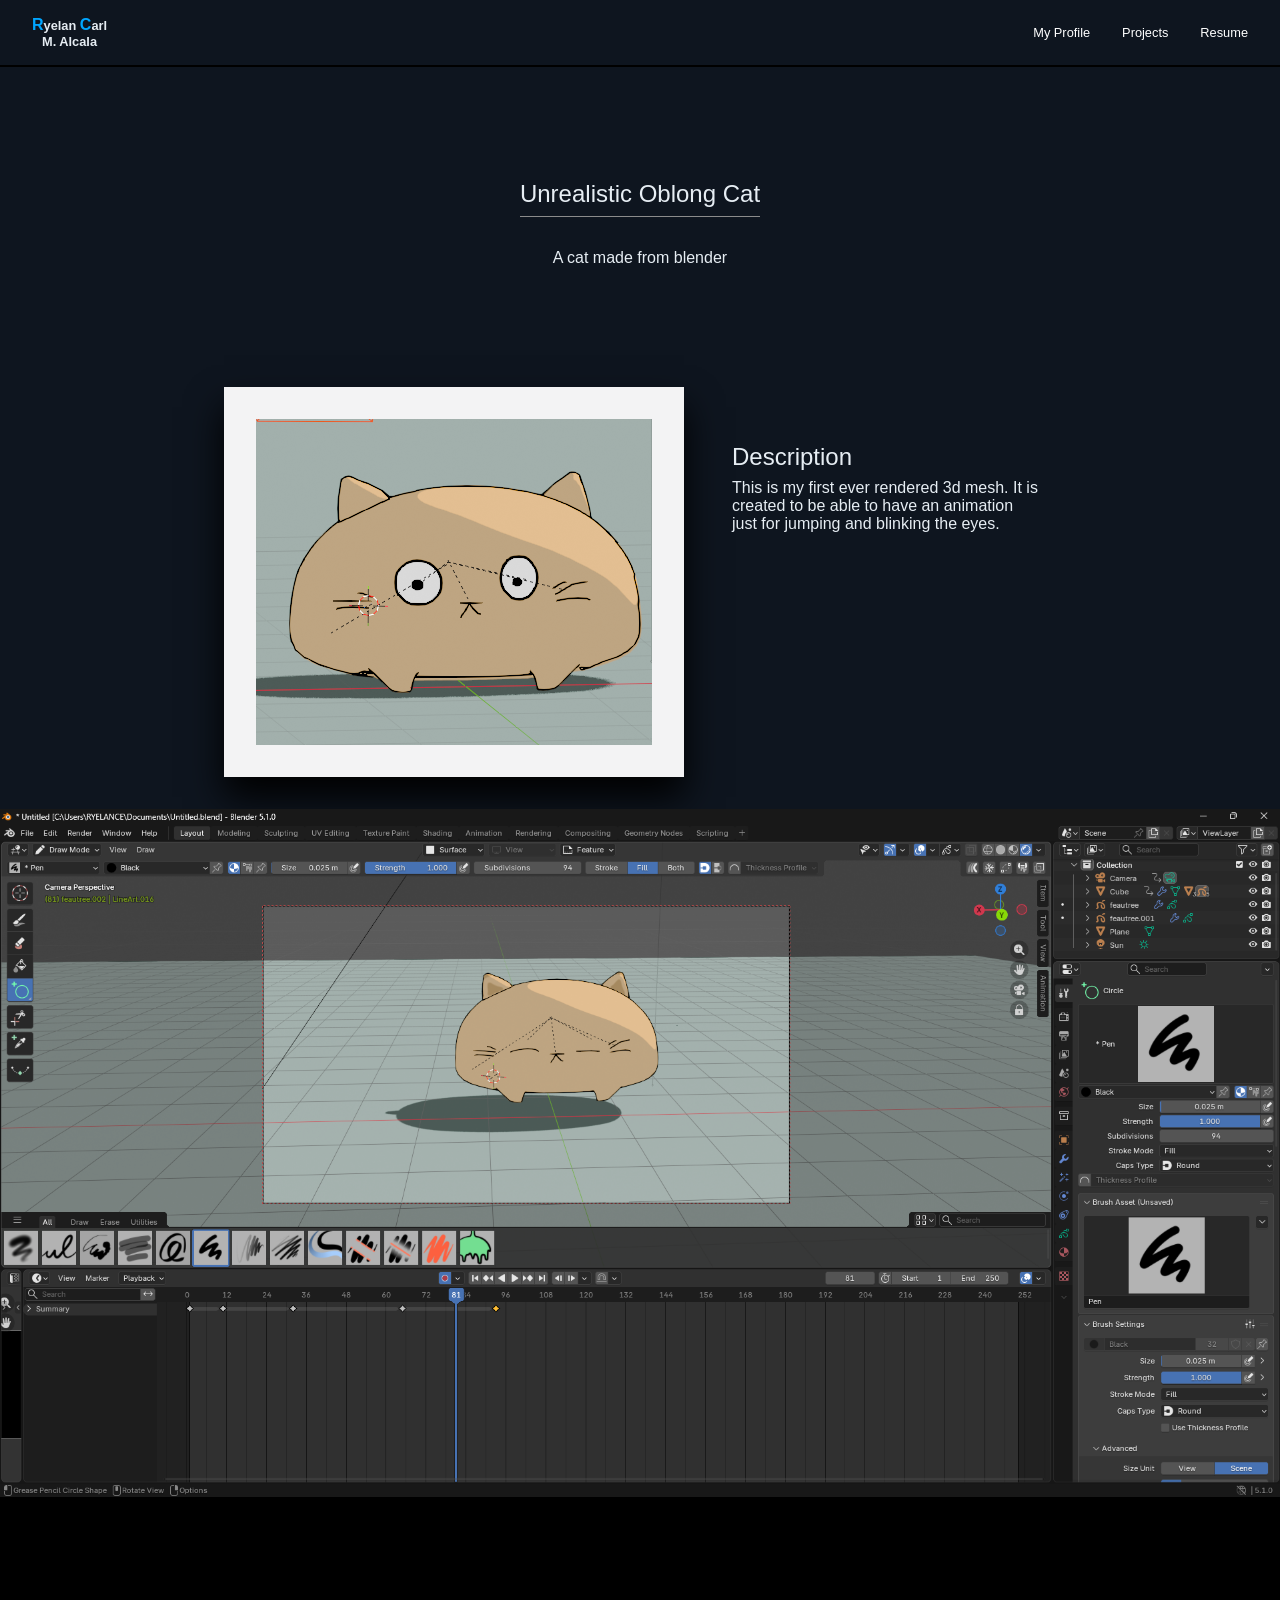
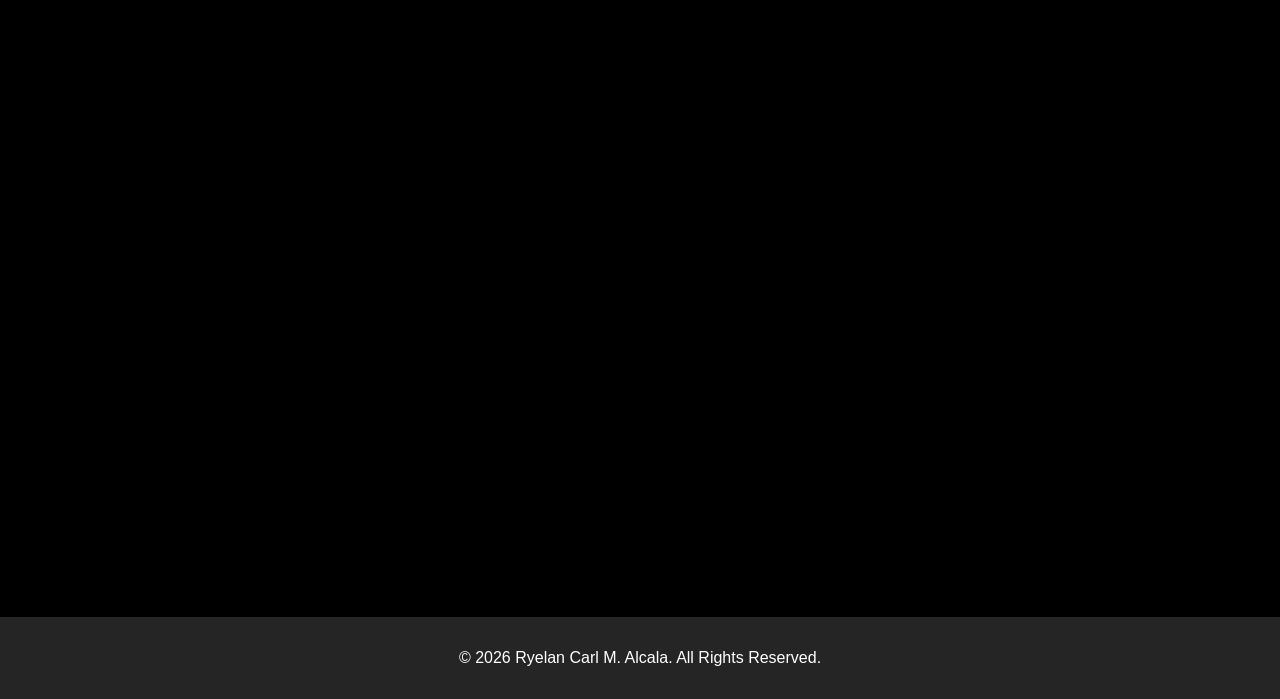
<file: firsrender.html>
<!DOCTYPE html>
<html lang="en">
<head>
    <link rel="icon" type="image/png" href="images/logo.png">
    <meta charset="UTF-8">
    <meta name="viewport" content="width=device-width, initial-scale=1.0">
    <title>My Portfolio</title>
    <link rel="stylesheet" href="style.css">
    <link href="https://fonts.googleapis.com/css2?family=Inter:wght@100;300;400;500;600;700&display=swap" rel="stylesheet">

    <style>
        h2,h1 {
        color: #e6edf3;      /* any color you like */
        font-weight: 250;     /* adjust size */
        }

        body {
            background: #0e151f;
            color: #e6edf3;
            font-family: Arial, sans-serif;
            margin: 0;
            padding: 0;
            font-weight: 250
        }
        .navbar {
            background: #0e151f;
            padding: 1rem 2rem;
            display: flex;
            justify-content: space-between;
            align-items: center;
            border-bottom: 2px solid #000000;
            position: fixed;
            top: 0;
            width: 100%;
            z-index: 100;
        }

        .navbar .name {
            color: #e6edf3;
            font-weight: bold;
            font-size: 0.8rem;
        }

        .name .top-name {
            text-align: center;  
        }

        .name .bottom-name {
            text-align: center;
            margin-bottom: 0;
        }
        .navbar .highlight {
            color: #00a6ff;
            font-size: 1rem;   /* make it slightly larger */
            font-weight: bold;
        }
        .nav-links {
            display: flex;
            gap: 2rem;
        }
        
    </style> 
</head>

<body>
    <nav class="navbar">
        <div class ="name">  
            <div class = "top-name">
                 <span class = "highlight">R</span>yelan  <span class = "highlight">C</span>arl
            </div>

            <div class = "bottom-name">
                M. Alcala
            </div>
        </div>

        <div class = "nav-links">
            <a href="index.html">My Profile</a>
            <a href="#projects">Projects</a>
            <a href="resume.html">Resume</a>
        </div>
    </nav>
    <!-- ============= Do not touch Navbar Above ============-->

    <div class = "tracker-title">
        <h2> Unrealistic Oblong Cat  </span> </h2>
        <hr>
        <p class = 'space'> A cat made from blender</p>
    
    </div>

    <div class = "info-container">
        <div class = "image-firstRender">
            <img src="images/firstRender_cat.png" alt="trck">
        </div>
        <div class = 'firstRender-info'>
            <h2> Description</h2>
            <p>This is my first ever rendered 3d mesh. It is created to be able to have an animation just for jumping and blinking the eyes.</p><br>            
        </div>
    </div>
    <img src="images/firstRender_blender.png" alt="blender">

    <div class="video-container">
        <iframe 
            src="https://www.youtube.com/embed/q3p3xmjTEd0" 
            title="YouTube video player" 
            frameborder="0" 
            allow="accelerometer; autoplay; clipboard-write; encrypted-media; gyroscope; picture-in-picture; web-share" 
            referrerpolicy="strict-origin-when-cross-origin" 
            allowfullscreen>
        </iframe>
    </div>

    
    <!-- ============= Do not touch footer below ============-->    
    <footer class="bottom-bar">    
        <p>© <span id="year"></span> Ryelan Carl M. Alcala. All Rights Reserved.</p>
        <script>document.getElementById('year').textContent = new Date().getFullYear();</script>
    </footer>
</body>

</html>
</file>
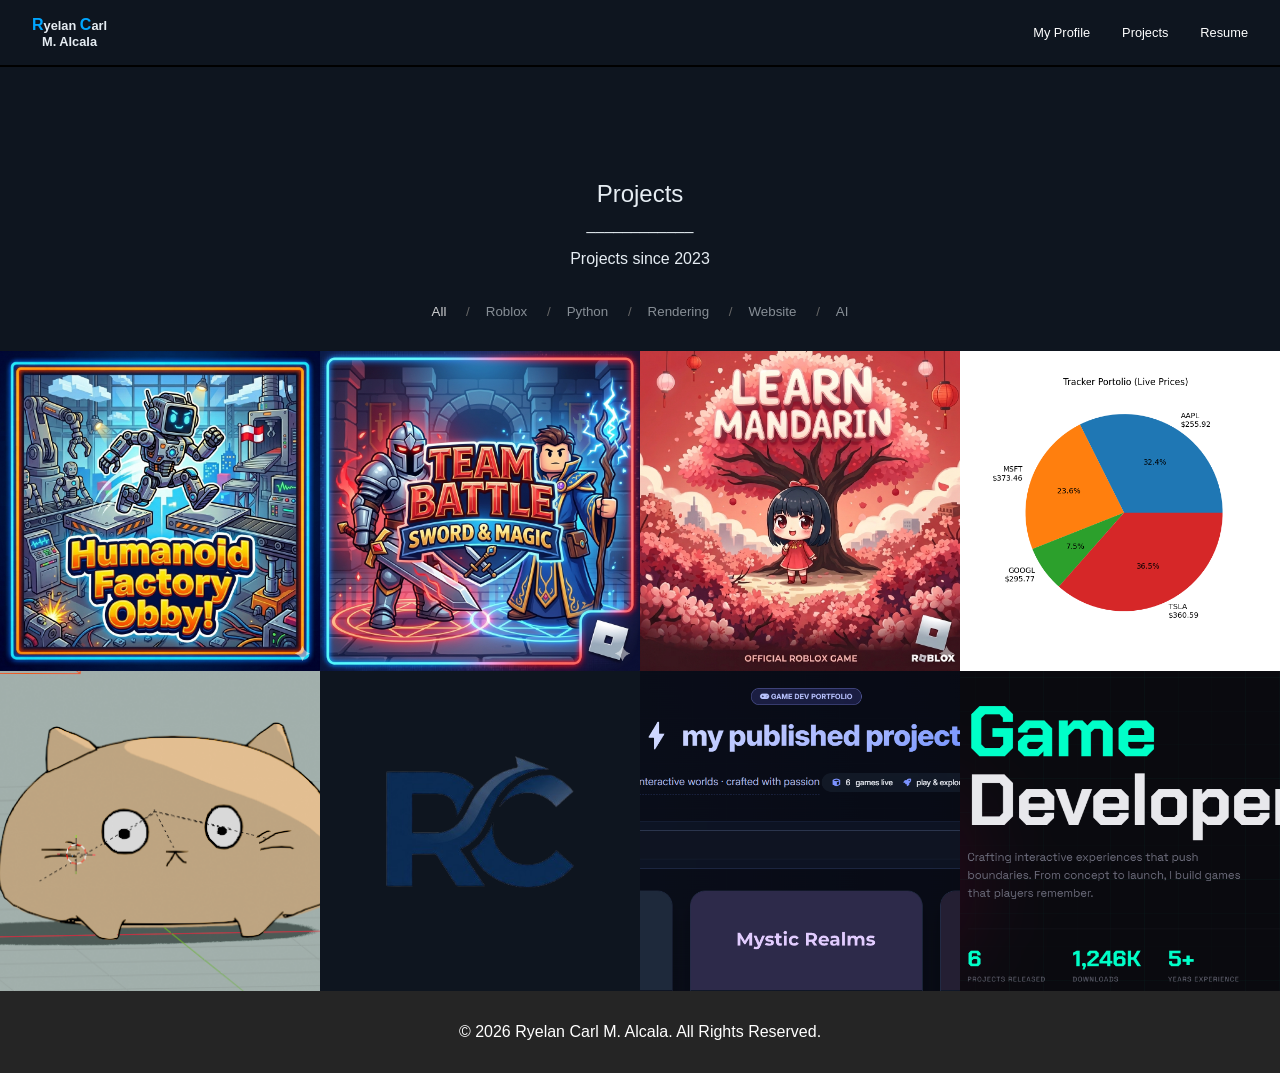
<file: project.html>
<!DOCTYPE html>
<html lang="en">
<head>
    <link rel="icon" type="image/png" href="images/logo.png">
    <meta charset="UTF-8">
    <meta name="viewport" content="width=device-width, initial-scale=1.0">
    <title>My Portfolio</title>
    <link rel="stylesheet" href="style.css">
    <link href="https://fonts.googleapis.com/css2?family=Inter:wght@100;300;400;500;600;700&display=swap" rel="stylesheet">

    <style>
        h2,h1 {
        color: #e6edf3;      /* any color you like */
        font-weight: 250;     /* adjust size */
        }

        body {
            background: #0e151f;
            color: #e6edf3;
            font-family: Arial, sans-serif;
            margin: 0;
            padding: 0;
            font-weight: 250
        }
        .navbar {
            background: #0e151f;
            padding: 1rem 2rem;
            display: flex;
            justify-content: space-between;
            align-items: center;
            border-bottom: 2px solid #000000;
            position: fixed;
            top: 0;
            width: 100%;
            z-index: 100;
        }

        .navbar .name {
            color: #e6edf3;
            font-weight: bold;
            font-size: 0.8rem;
        }

        .name .top-name {
            text-align: center;  
        }

        .name .bottom-name {
            text-align: center;
            margin-bottom: 0;
        }
        .navbar .highlight {
            color: #00a6ff;
            font-size: 1rem;   /* make it slightly larger */
            font-weight: bold;
        }
        .nav-links {
            display: flex;
            gap: 2rem;
        }
        
    </style> 
</head>

<body>
    <nav class="navbar">
        <div class ="name">  
            <div class = "top-name">
                 <span class = "highlight">R</span>yelan  <span class = "highlight">C</span>arl
            </div>

            <div class = "bottom-name">
                M. Alcala
            </div>
        </div>

        <div class = "nav-links">
            <a href="index.html">My Profile</a>
            <a href="#projects">Projects</a>
            <a href="resume.html">Resume</a>
        </div>
    </nav>
    <!-- ============= Do not touch Navbar Above ============-->

    <div class = "project-text">
        <h2> Projects   </h2>
        <p>____________</p>
        <p>   </p>
        <p class = "small-textPrj"> Projects since 2023 </p>
    </div>

    <div class = "filter-buttons">
        <button class="filter-btn active" data-filter="all">All </button>
        <button class="filter-btn" data-filter="roblox"> Roblox </button>
        <button class="filter-btn" data-filter="python"> Python </button>
        <button class="filter-btn" data-filter="rendering"> Rendering </button>
        <button class="filter-btn" data-filter="website"> Website </button>
        <button class="filter-btn" data-filter="ai"> AI </button>
    </div>

    <div class="gallery-grid" id="projectGrid">
    <!-- Example items – repeat for each project -->
        <div class="project-card" data-category="roblox">
            <a href="https://www.roblox.com/games/117382858026861/Humanoid-Factory-Obby" target="_blank">
                <img src="images/roblox_obby.png" alt="Roblox Game">
            </a>
            <h3>Humanoid Obby</h3>
        </div>
        <div class="project-card" data-category="roblox">
            <a href="https://www.roblox.com/games/74948806215137/TeamBattle" target="_blank">
                <img src="images/roblox_teambattle.png" alt="Roblox Game">
            </a>
            <h3>Team Battle</h3>
        </div>
        <div class="project-card" data-category="roblox">
            <a href="https://www.roblox.com/games/88642755475666/Learn-Mandarin" target="_blank">
                <img src="images/roblox_mandarin.png" alt="Roblox Game">
            </a>
            <h3>Learn Mandarin</h3>
        </div>


        <div class="project-card" data-category="python">
            <a href="tracker.html" target="_blank">
                <img src="images/tracker.png" alt="Python App">
            </a>
            <h3>Stock Portfolio Tracker</h3>
        </div>


        <div class="project-card" data-category="rendering">
            <a href="firsrender.html" target="_blank">
                <img src="images/firstRender_cat.png" alt="3D Render">
            </a>
            <h3>Oblong Cat</h3>
        </div>


        <div class="project-card" data-category="website">
            <a href="https://tylonix21.github.io/MyProfile/index.html" target="_blank">
                <img src="images/logo.png" alt="My portfolio">
            </a>
            <h3>My Portfolio</h3>
        </div>

        
        <div class="project-card" data-category="ai">
            <a href="https://tylonix21.github.io/AI_Website-DeepSeek/" target="_blank">
                <img src="images/ai_website_v1.png" alt="deepseek">
            </a>
            <h3>AI_WebsiteV1</h3>
        </div>
        <div class="project-card" data-category="ai">
            <a href="https://tylonix21.github.io/AI_Website_GLM/#" target="_blank">
                <img src="images/ai_website_v2.png" alt="glm">
            </a>
            <h3>AI_WebsiteV2</h3>
        </div>
    </div>

    <!-- ============= Do not touch footer below ============-->    
    <footer class="bottom-bar">    
        <p>© <span id="year"></span> Ryelan Carl M. Alcala. All Rights Reserved.</p>
        <script>document.getElementById('year').textContent = new Date().getFullYear();</script>
    </footer>





    <script>
        // Get all filter buttons and all project cards
        const filterButtons = document.querySelectorAll('.filter-btn');
        const projectCards = document.querySelectorAll('.project-card');

        // Loop through each button and add a click event
        filterButtons.forEach(button => {
            button.addEventListener('click', () => {
                // Remove 'active' class from all buttons
                filterButtons.forEach(btn => btn.classList.remove('active'));
                // Add 'active' class to the clicked button
                button.classList.add('active');

                // Get the filter value from data-filter attribute
                const filterValue = button.getAttribute('data-filter');

                // Show/hide cards based on filter
                projectCards.forEach(card => {
                    if (filterValue === 'all') {
                        card.classList.remove('hide');
                    } else {
                        const cardCategory = card.getAttribute('data-category');
                        if (cardCategory === filterValue) {
                            card.classList.remove('hide');
                        } else {
                            card.classList.add('hide');
                        }
                    }
                });
            });
        });
    </script>
</body>

</html>
</file>
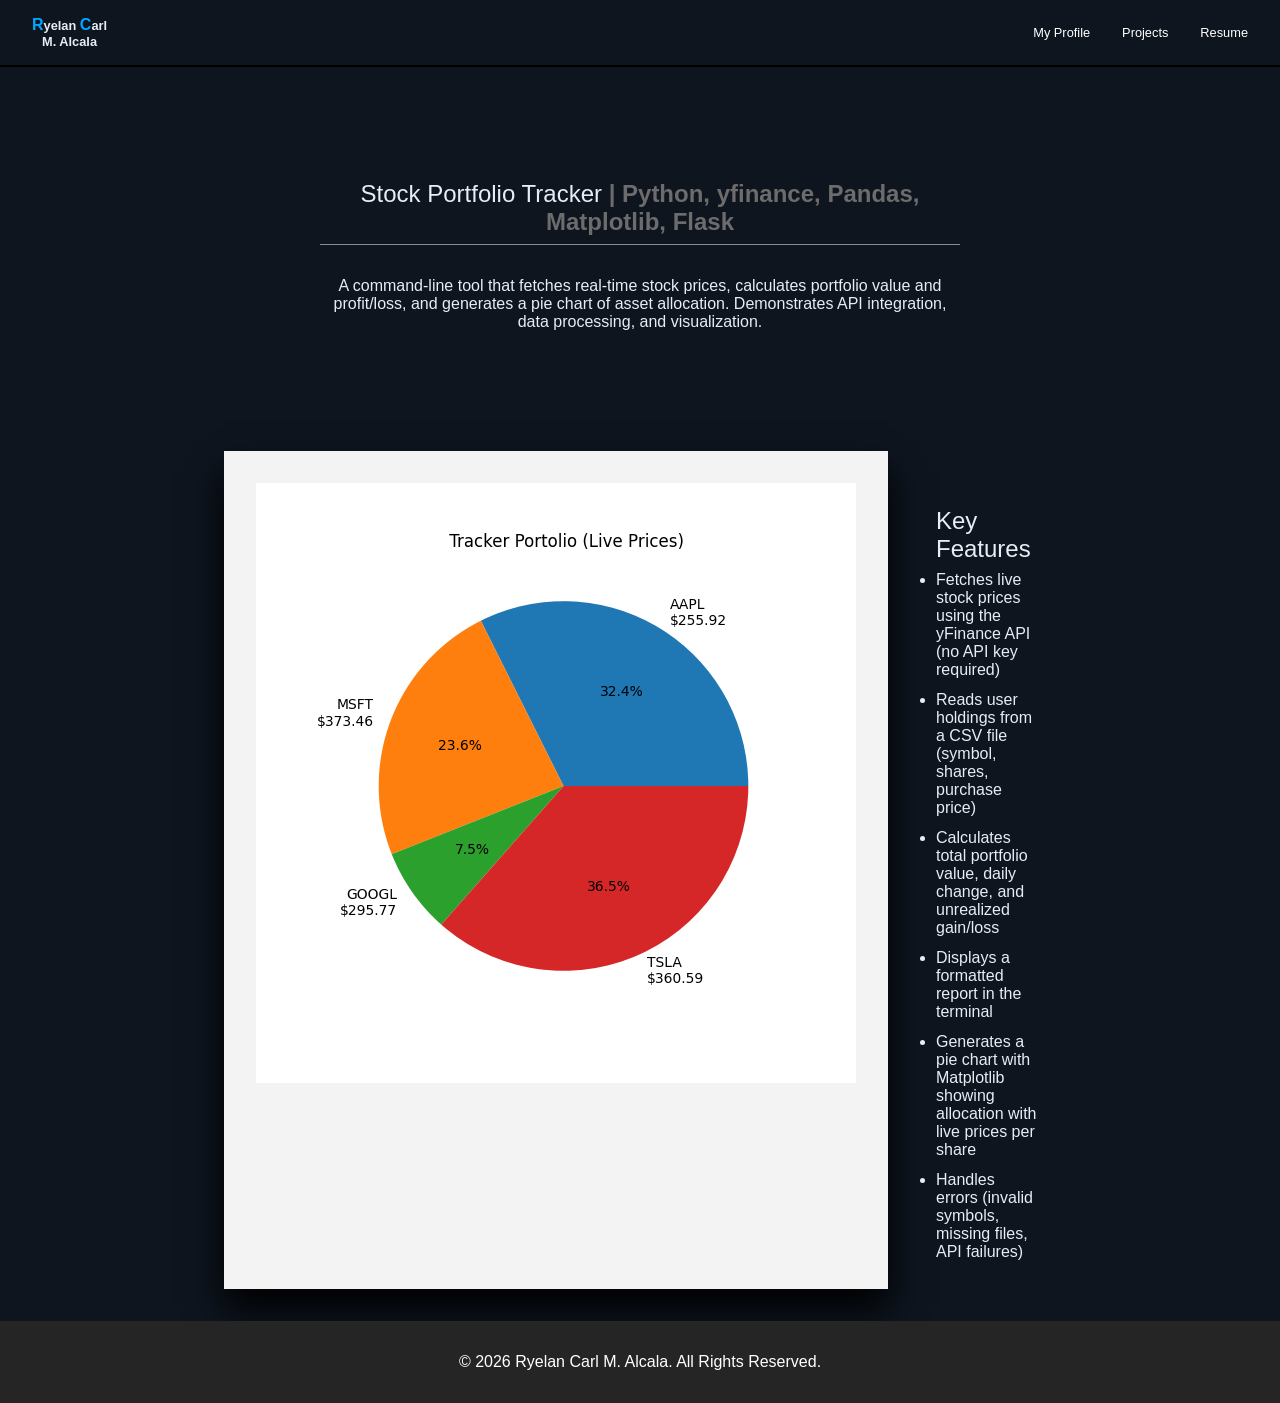
<file: tracker.html>
<!DOCTYPE html>
<html lang="en">
<head>
    <link rel="icon" type="image/png" href="images/logo.png">
    <meta charset="UTF-8">
    <meta name="viewport" content="width=device-width, initial-scale=1.0">
    <title>My Portfolio</title>
    <link rel="stylesheet" href="style.css">
    <link href="https://fonts.googleapis.com/css2?family=Inter:wght@100;300;400;500;600;700&display=swap" rel="stylesheet">

    <style>
        h2,h1 {
        color: #e6edf3;      /* any color you like */
        font-weight: 250;     /* adjust size */
        }

        body {
            background: #0e151f;
            color: #e6edf3;
            font-family: Arial, sans-serif;
            margin: 0;
            padding: 0;
            font-weight: 250
        }
        .navbar {
            background: #0e151f;
            padding: 1rem 2rem;
            display: flex;
            justify-content: space-between;
            align-items: center;
            border-bottom: 2px solid #000000;
            position: fixed;
            top: 0;
            width: 100%;
            z-index: 100;
        }

        .navbar .name {
            color: #e6edf3;
            font-weight: bold;
            font-size: 0.8rem;
        }

        .name .top-name {
            text-align: center;  
        }

        .name .bottom-name {
            text-align: center;
            margin-bottom: 0;
        }
        .navbar .highlight {
            color: #00a6ff;
            font-size: 1rem;   /* make it slightly larger */
            font-weight: bold;
        }
        .nav-links {
            display: flex;
            gap: 2rem;
        }
        
    </style> 
</head>

<body>
    <nav class="navbar">
        <div class ="name">  
            <div class = "top-name">
                 <span class = "highlight">R</span>yelan  <span class = "highlight">C</span>arl
            </div>

            <div class = "bottom-name">
                M. Alcala
            </div>
        </div>

        <div class = "nav-links">
            <a href="index.html">My Profile</a>
            <a href="#projects">Projects</a>
            <a href="resume.html">Resume</a>
        </div>
    </nav>
    <!-- ============= Do not touch Navbar Above ============-->

    <div class = "tracker-title">
        <h2> Stock Portfolio Tracker<span class = "highlight-word"> | Python, yfinance, Pandas, Matplotlib, Flask  </span> </h2>
        <hr>
        <p class = 'space'> A command-line tool that fetches real-time stock prices, calculates portfolio value and profit/loss, and generates a pie chart of asset allocation. Demonstrates API integration, data processing, and visualization.  </p>
    
    </div>

    <div class = "info-container">
        <div class = "image-tracker">
            <img src="images/tracker.png" alt="trck">
        </div>
        <div class = 'tracker-info'>
            <h2> Key Features</h2>
            <ul>
                <li>Fetches live stock prices using the yFinance API (no API key required)</li>
                <li>Reads user holdings from a CSV file (symbol, shares, purchase price) </li>
                <li>Calculates total portfolio value, daily change, and unrealized gain/loss  </li>
                <li>Displays a formatted report in the terminal  </li>
                <li>Generates a pie chart with Matplotlib showing allocation with live prices per share  </li>
                <li>Handles errors (invalid symbols, missing files, API failures)  </li>
            </ul>
            
        </div>
    </div>

    <!-- ============= Do not touch footer below ============-->    
    <footer class="bottom-bar">    
        <p>© <span id="year"></span> Ryelan Carl M. Alcala. All Rights Reserved.</p>
        <script>document.getElementById('year').textContent = new Date().getFullYear();</script>
    </footer>
</body>

</html>
</file>
<file: style.css>
* {
    margin: 0;
    padding: 0;
    box-sizing: border-box;
}

body {
    font-family: 'Inter', sans-serif;
    font-weight: 500;
    color: #8b8b8b;
    background: url('images/background.jpg') no-repeat center center/cover;
    min-height: 100vh;
    display: flex;
    flex-direction: column; /* stack navbar and card vertically */
}

h1, h2, h3 {
    color: #646464;
    font-weight: 300;
    margin-top: 2.5rem;    /* space above each heading (except first) */
    margin-bottom: 0.5rem; /* space between heading and hr */
}

.navbar a, .btn {
    font-weight: 500;        /* medium weight for navigation and buttons */
}

hr {
    border: none;
    height: 1px;
    background-color: #8b8b8b;
    margin: 0.1rem 0 0.1rem 0;
}

.space{
    margin-top: 2rem;
}
.highlight-word {
    color: #6d6c6c;
    font-weight: bold;
}
/* Navbar */
.navbar {
    background: rgba(0, 0, 0, 0.95);
    padding: 1rem 2rem;
    display: flex;
    justify-content: space-between;
    align-items: center;
    border-bottom: 2px solid #696969;
    position: fixed;
    top: 0;
    width: 100%;
    z-index: 100;
}

.navbar .name {
    color: #fff;
    font-weight: bold;
    font-size: 0.8rem;
}

.name .top-name {
    text-align: center;  
}

.name .bottom-name {
    text-align: center;
    margin-bottom: 0;
}
.navbar .highlight {
    color: #00a6ff;
    font-size: 1rem;   /* make it slightly larger */
    font-weight: bold;
}
.nav-links {
    display: flex;
    gap: 2rem;
}

.nav-links a {
    text-decoration: none;
    color: #fff;
    font-weight: 500;
    font-size: 0.8rem;
    transition: 0.3s;
}

.nav-links a:hover {
    color: #00a6ff;
    border-bottom: 2px solid #00a6ff;
}

.image-container {
    display: flex;
    flex-wrap: wrap;          /* allows stacking on small screens */
    justify-content: center;
    align-items: stretch;     /* makes both boxes equal height */
    gap: 0;                /* space between the boxes */
    width: 100%;              /* full width of parent */
    max-width: 100%;        /* optional: limits on very large screens */
    margin: 69px auto 0;  /* clears fixed navbar */
    padding: 0;          /* adds some breathing room on sides */
    box-sizing: border-box;
    height: 700px;   /* fixed height – content may overflow */
}

.image-container img {
    width: 100%;
    height: 100%;
    object-fit: cover; 
    border: none;
    margin: 0;
    padding: 0;
    display: block;
    
}


/* Gallery Grid */
.gallery-grid {
    display: grid;
    grid-template-columns: repeat(4, minmax(150px, 1fr));
    gap: 0;
    margin: 0; /* clear fixed navbar */
    border-radius: 0;        /* or remove the line entirely */     
    width: 100%;
    max-width: 100%;
}

.gallery-grid a {
    display: block;
    line-height: 0; /* removes extra space below images */
}

.gallery-grid img {
    width: 100%;
    height: 100%;
    object-fit: fill; /* ensures images fill their grid cells */
    aspect-ratio: 1/1; /* maintains square aspect ratio */
    display: block;
    transition: transform 0.2s ease;
}

.gallery-grid img:hover {
    transform: scale(1.02); /* slight zoom on hover */
    opacity: 0.4; /* slight fade on hover */
}


/* Card */
.card {
    background: rgba(255, 255, 255, 0.95);
    max-width: 40%;
    width: 100%;
    margin: 10px auto 0; /* top margin to clear fixed navbar */
    padding: 2rem;
    border-radius: 1rem;
    box-shadow: 0 20px 35px rgb(255, 253, 253);
    text-align: center;
}

.redbtn {
    text-decoration: none;
    padding: 0.5rem 1rem;
    border-radius: 2rem;
    transition: 0.3s;
    color: #7e0a0a;
    background: transparent;
    font-size: 1rem;
    font-weight: 300;
    margin-top: 0;
}
.redbtn:hover {
    color: rgb(255, 0, 0);
}

.profile-image {
    width: 200px;           /* or any desired size */
    height: 200px;          /* same as width to keep it circular */
    object-fit: cover;      /* ensures the image fills the circle without distortion */
    border-radius: 50%;
    margin-left: auto;
    margin-right: auto;
    display: block;
    text-align: center;   /* keeps button text centered */
    margin-top: 6rem;
}
.tagline {
    font-size: 1.2rem;
    color: #555;
    margin-bottom: 1rem;

}

.description {
    font-size: 1rem;
    line-height: 1.5;
    margin-bottom: 2rem;
    color: #333;
    text-align: left;
}

.links {
    display: flex;
    flex-wrap: wrap;
    justify-content: center;
    gap: 1rem;
}

.links a {
    text-decoration: none;
    padding: 0.5rem 1rem;
    border-radius: 2rem;
    transition: 0.3s;
}

.links .btn {
    background: #0077b6;
    color: white;
}

.links .btn:hover {
    background: #005f8a;
}

.links a:not(.btn) {
    color: #0077b6;
    border: 1px solid #0077b6;
}

.links a:not(.btn):hover {
    background: #0077b6;
    color: white;
}



@media (max-width: 600px) {
    /* existing navbar, card, h1 rules... */
    
    body {
        font-size: 14px;   /* base font smaller on mobile */
    }
    
    .tagline {
        font-size: 1rem;
    }
    
    .description {
        font-size: 0.7rem;
    }
    
    .redbtn {
        font-size: 0.7rem;
        padding: 0.4rem 0.8rem;
        text-align: center;
    }
    
    .links a {
        font-size: 0.85rem;
        padding: 0.4rem 0.8rem;
    }
    
    .profile-image {
        width: 150px;
        height: 150px;
        margin-top: 2rem;
    }
    
    .card {
        max-width: 90%;
        margin: 20px auto 0;
        padding: 1rem;
    }
    .space {
        margin-top: 1rem;
    }
}
@media (max-width: 800px) {
    .gallery-grid {
        grid-template-columns: repeat(3, 1fr);  /* 3 columns on tablets */
    }
}
@media (max-width: 500px) {
    .gallery-grid {
        grid-template-columns: repeat(2, 1fr);  /* 2 columns on phones */
    }
}

/* --------------Resume----------------*/
/* Container – full width, side‑by‑side layout */
.resume-container {
    display: flex;
    flex-wrap: wrap;          /* allows stacking on small screens */
    justify-content: center;
    align-items: stretch;     /* makes both boxes equal height */
    gap: 2rem;                /* space between the boxes */
    width: 90%;              /* full width of parent */
    max-width: 70%;        /* optional: limits on very large screens */
    margin: 120px auto 2rem;  /* clears fixed navbar */
    padding: 0 2rem;          /* adds some breathing room on sides */
    box-sizing: border-box;
}

/* Left box – image container */
.resume-image {
    flex: 1;                  /* takes 1 share of available space */
    background: rgba(255, 255, 255, 0.95);
    border-radius: 1rem;
    box-shadow: 0 20px 35px rgb(255, 255, 255);
    padding: 2rem;
    display: flex;
    flex-direction: column;
    justify-content: flex-start;
    align-items: center;
}

.resume-image img {
    width: 200px;           /* or any desired size */
    height: 200px;          /* same as width to keep it circular */
    object-fit: cover;      /* ensures the image fills the circle without distortion */
    border-radius: 50%;
    box-shadow: 0 5px 15px rgba(0,0,0,0.1);
    margin: 2rem;
}

.resume-name {
    text-decoration: none;
    white-space: nowrap;
    color: #646464;
    font-weight: 300;
    font-size: 1.5rem;  
    margin: 1rem;  
}

.resume-email {
    text-decoration: none;
    color: #252525;
    font-weight: 500;
    font-size: 1rem;    
}
/* Right box – resume card */
.resume-card {
    flex: 3;                  /* takes 2 shares of available space (twice as wide as image) */
    background: rgba(255, 255, 255, 0.95);
    padding: 2rem;
    border-radius: 1rem;
    box-shadow: 0 20px 35px rgb(255, 255, 255);
    text-align: left;         /* text left‑aligned for resume */
}
.resume-card p {
    margin-bottom: 1rem;
    line-height: 1.6;
}
/* Optional: if you want equal width, set both to flex: 1 */
/* .resume-image, .resume-card { flex: 1; } */

/* Responsive: stack on small screens */
@media (max-width: 768px) {
    .resume-container {
        width: 100%;
        max-width: 100%;
        margin: 80px 0 2rem;  /* no left/right margin */
        padding: 0;           /* remove any side padding */
    }
    .resume-image, .resume-card {
        width: 100%;
        border-radius: 0;     /* optional: remove rounding on edges for full width */
    }
    body {
        padding: 0;
    }
}
@media (max-width: 600px) {
    .resume-name {
        font-size: 1.2rem;
        white-space: normal;   /* allow wrapping on phones */
        text-align: center;
        margin: 0.5rem;
    }
    .resume-email {
        font-size: 0.85rem;
    }
    .resume-card p, .resume-card li {
        font-size: 0.9rem;
    }
}


/* === ProjectPage === */
.project-text{
    text-align: center;
    margin: 140px auto 0;
}

.small-textPrj{
    margin-top: 1rem;
    font-weight: 200;
}

.filter-buttons{
    text-align: center;
    margin: 36px auto 2rem;
    display: flex;
    flex-wrap: wrap;
    justify-content: center;
    gap: 3 rem;
}

.filter-btn{
    background: transparent;
    border:transparent;
    color: #e6edf38f;
    padding: 0.5 rem 1rem;
    cursor: pointer;
    transition: 0.3s;
       /* left and right margin */
}

.filter-btn:not(:last-child)::after {
    content: " / ";
    margin: 0 1rem;
    
    color: #666;
}

.filter-btn:hover,
.filter-btn.active {
    background: transparent;
    color: #ffffffcb;

}




.gallery-grid{
    display: grid;
    grid-template-columns: repeat(4, min(120px, 1fr));
    gap: 0;
    margin: 0; /* clear fixed navbar */
    width: 100%;
    max-width: 100%;
}

.project-card {
    position: relative;          /* ← critical for absolute positioning of h3 */
    background: #0e151f;
    border-radius: 0rem;
    overflow: hidden;
    transition: transform 0.2s ease;
}

.project-card:hover {
    transform: scale(1.02);      /* single transform */
}

.project-card a {
    display: block;
    line-height: 0;
}

.project-card img {
    width: 100%;
    aspect-ratio: 1 / 1;
    object-fit: cover;
    display: block;
    transition: opacity 0.3s ease;
}

.project-card:hover img {
    opacity: 0.4;                /* optional: dim image on hover */
}

.project-card h3 {
    position:absolute;
    bottom: 50%;
    left: 0;
    right: 0;
    top: 50%;
    background: transparent;
    color: white;
    text-align: center;
    padding: 0.8rem;
    margin: 0;
    font-size: 1.5rem;
    font-weight: 600;
    opacity: 0;                  /* hidden by default */
    transition: opacity 0.3s ease;
    pointer-events: none;
}

.project-card:hover h3 {
    opacity: 1;                  /* show on hover */
}
.project-card.hide {
    display: none;
}



/* === trackerpage === */

.tracker-title{
    text-align: center;
    margin: 140px auto 0;  
    max-width: 50%;

}
.info-container{
    display: flex;
    flex-wrap: wrap;          /* allows stacking on small screens */
    justify-content: center;
    align-items: stretch;     /* makes both boxes equal height */
    gap: 2rem;                /* space between the boxes */
    width: 90%;              /* full width of parent */
    max-width: 70%;        /* optional: limits on very large screens */
    margin: 120px auto 2rem;  /* clears fixed navbar */
    padding: 0 2rem;          /* adds some breathing room on sides */
    box-sizing: border-box;
}

.image-tracker{
    flex: 1;                  /* takes 1 share of available space */
    background: rgba(255, 255, 255, 0.95);
    box-shadow: 0 20px 35px rgb(0, 0, 0);
    padding: 2rem;
    display: flex;
    flex-direction: column;
    justify-content: flex-start;
    align-items: center;
}
.tracker-info{
    flex:2;
    background: transparent;
    text-decoration: none;
    margin: 1rem;     
}

.tracker-info li{
    margin-top: 0.25rem;
    margin-bottom: 0.75rem;
}


/* === firstRender_cat === */
.image-firstRender{
    flex: 1;                  /* takes 1 share of available space */
    background: rgba(255, 255, 255, 0.95);
    box-shadow: 0 20px 35px rgb(0, 0, 0);
    padding: 2rem;
    display: flex;
    flex-direction: column;
    justify-content: flex-start;
    align-items: center;
}

.firstRender-info{
    flex:3;
    background: transparent;
    text-decoration: none;
    margin: 1rem;     
}

.video-container {
    position: relative;
    padding-bottom: 56.25%; /* 16:9 aspect ratio */
    height: 0;
    overflow: hidden;
    max-width: 100%;
    background: #000;
}

.video-container iframe {
    position: absolute;
    top: 0;
    left: 0;
    width: 100%;
    height: 100%;
}


 /*=== ALL THE VARIABLES/COLORS/SIZES ===
 
 --- COLOR ---
    1. index html text = 8b8b8b
    2. index h1,h2,h3 text = 646464
    3. Highlight color = 6d6c6c
    4. Horizontal line = 8b8b8b
    5. Navbar = rgba(0, 0, 0, 0.95)
    6. Bottom Bar = 252525
    7. Nav Name = fff
    -- Project -- 
    1. background color - 0D1117
    2. Text - e6edf3

 */

 .bottom-bar{
    background-color: #252525;
    color: white;
    text-align: center;
    padding: 2rem;
    margin-top: auto;   
}
</file>
